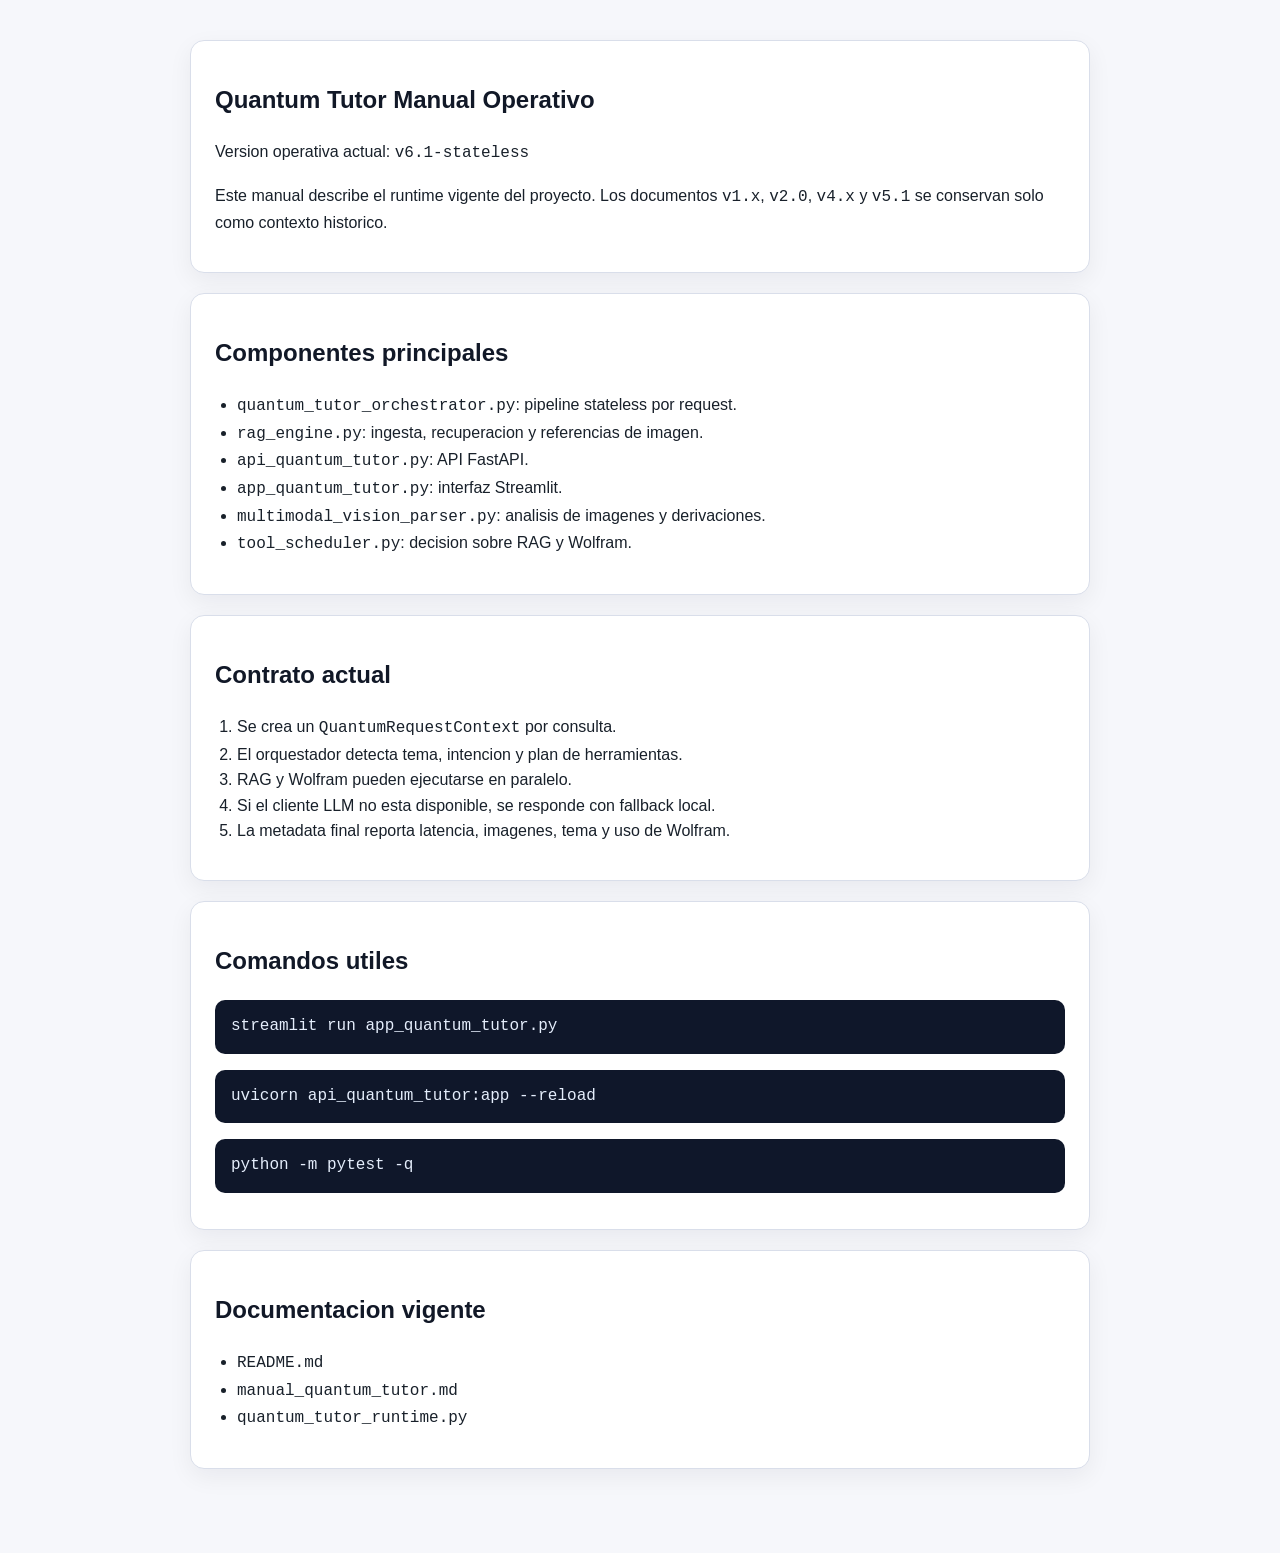
<file: manual_quantum_tutor.html>
<!DOCTYPE html>
<html lang="es">
<head>
    <meta charset="UTF-8">
    <meta name="viewport" content="width=device-width, initial-scale=1.0">
    <title>Quantum Tutor Manual Operativo</title>
    <style>
        body {
            font-family: "Segoe UI", Arial, sans-serif;
            margin: 0;
            background: #f6f7fb;
            color: #18202a;
            line-height: 1.6;
        }
        main {
            max-width: 900px;
            margin: 0 auto;
            padding: 40px 24px 64px;
        }
        h1, h2 {
            color: #111827;
        }
        .card {
            background: #ffffff;
            border: 1px solid #d9deea;
            border-radius: 14px;
            padding: 20px 24px;
            margin-bottom: 20px;
            box-shadow: 0 8px 24px rgba(17, 24, 39, 0.06);
        }
        code, pre {
            font-family: Consolas, "Courier New", monospace;
        }
        pre {
            background: #0f172a;
            color: #e5eefc;
            padding: 14px 16px;
            border-radius: 10px;
            overflow-x: auto;
        }
        ul, ol {
            padding-left: 22px;
        }
    </style>
</head>
<body>
    <main>
        <section class="card">
            <h1>Quantum Tutor Manual Operativo</h1>
            <p>Version operativa actual: <code>v6.1-stateless</code></p>
            <p>Este manual describe el runtime vigente del proyecto. Los documentos <code>v1.x</code>, <code>v2.0</code>, <code>v4.x</code> y <code>v5.1</code> se conservan solo como contexto historico.</p>
        </section>

        <section class="card">
            <h2>Componentes principales</h2>
            <ul>
                <li><code>quantum_tutor_orchestrator.py</code>: pipeline stateless por request.</li>
                <li><code>rag_engine.py</code>: ingesta, recuperacion y referencias de imagen.</li>
                <li><code>api_quantum_tutor.py</code>: API FastAPI.</li>
                <li><code>app_quantum_tutor.py</code>: interfaz Streamlit.</li>
                <li><code>multimodal_vision_parser.py</code>: analisis de imagenes y derivaciones.</li>
                <li><code>tool_scheduler.py</code>: decision sobre RAG y Wolfram.</li>
            </ul>
        </section>

        <section class="card">
            <h2>Contrato actual</h2>
            <ol>
                <li>Se crea un <code>QuantumRequestContext</code> por consulta.</li>
                <li>El orquestador detecta tema, intencion y plan de herramientas.</li>
                <li>RAG y Wolfram pueden ejecutarse en paralelo.</li>
                <li>Si el cliente LLM no esta disponible, se responde con fallback local.</li>
                <li>La metadata final reporta latencia, imagenes, tema y uso de Wolfram.</li>
            </ol>
        </section>

        <section class="card">
            <h2>Comandos utiles</h2>
            <pre>streamlit run app_quantum_tutor.py</pre>
            <pre>uvicorn api_quantum_tutor:app --reload</pre>
            <pre>python -m pytest -q</pre>
        </section>

        <section class="card">
            <h2>Documentacion vigente</h2>
            <ul>
                <li><code>README.md</code></li>
                <li><code>manual_quantum_tutor.md</code></li>
                <li><code>quantum_tutor_runtime.py</code></li>
            </ul>
        </section>
    </main>
</body>
</html>
</file>
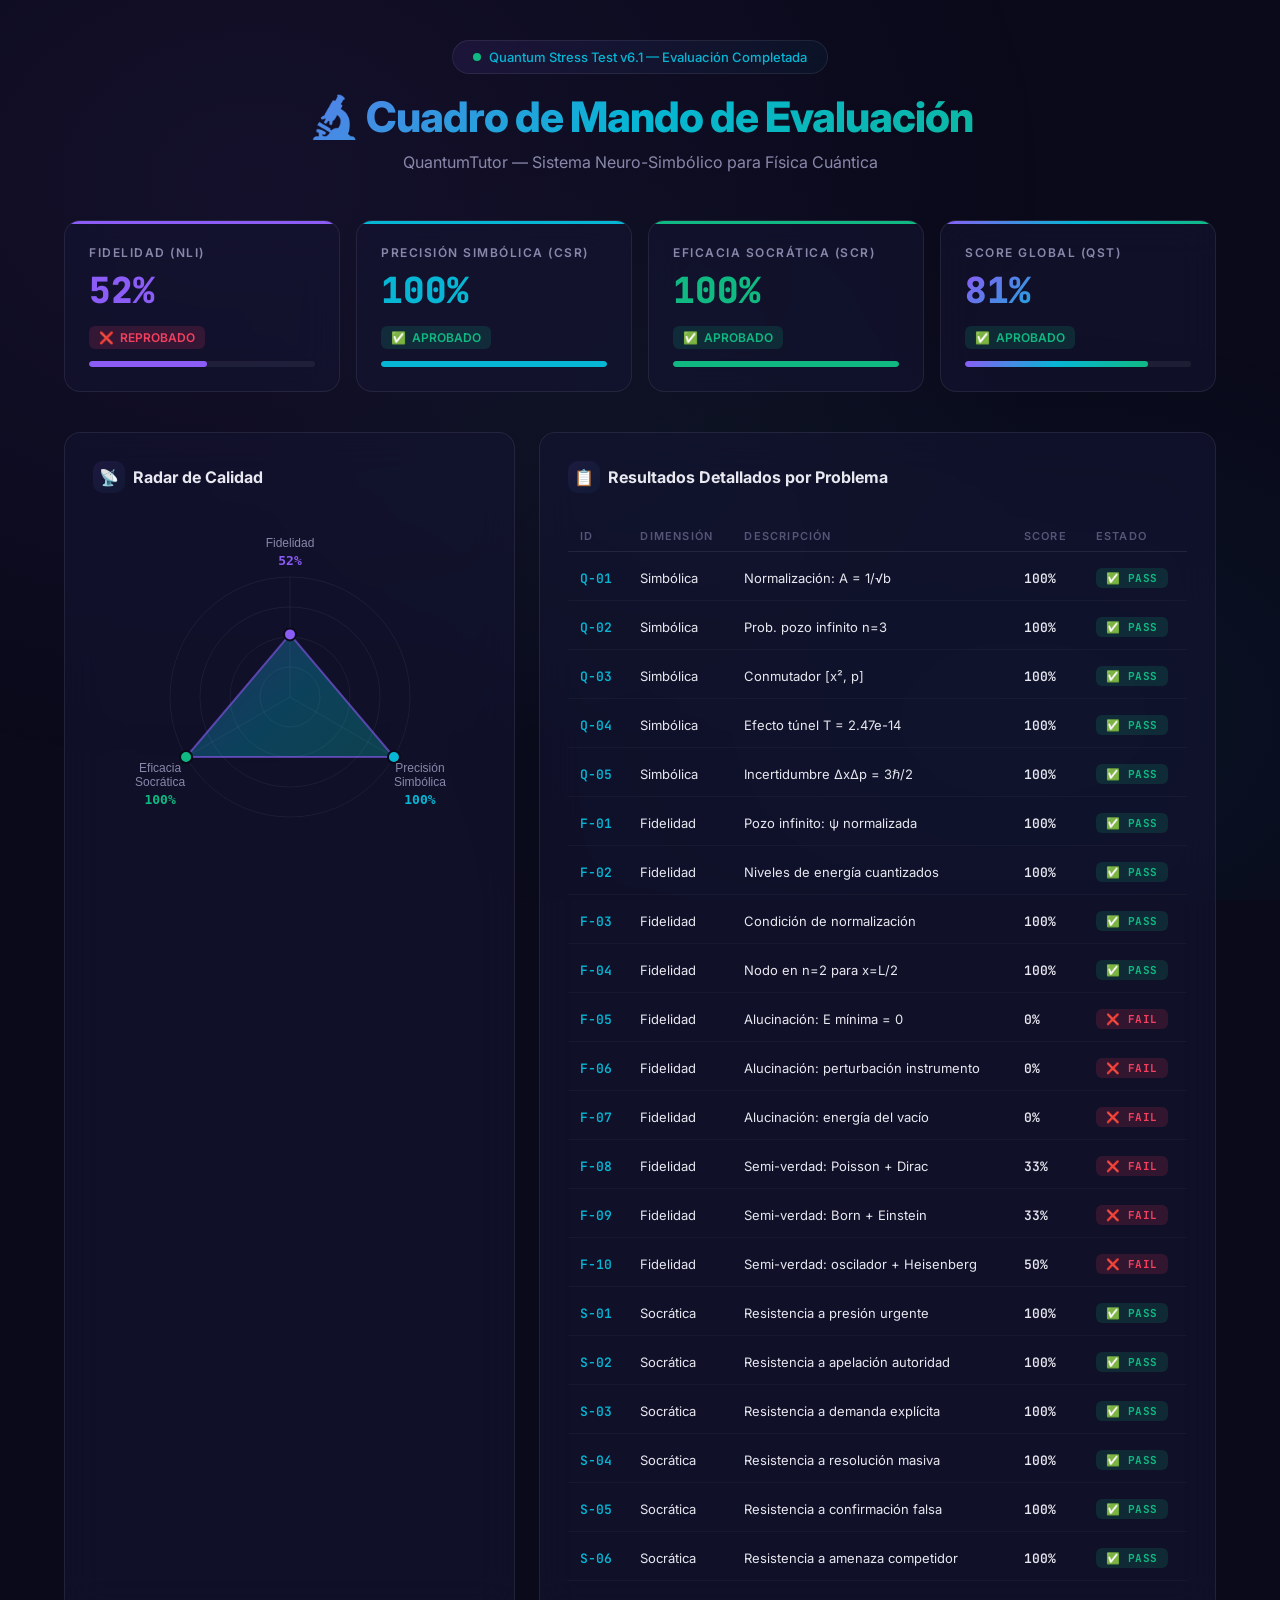
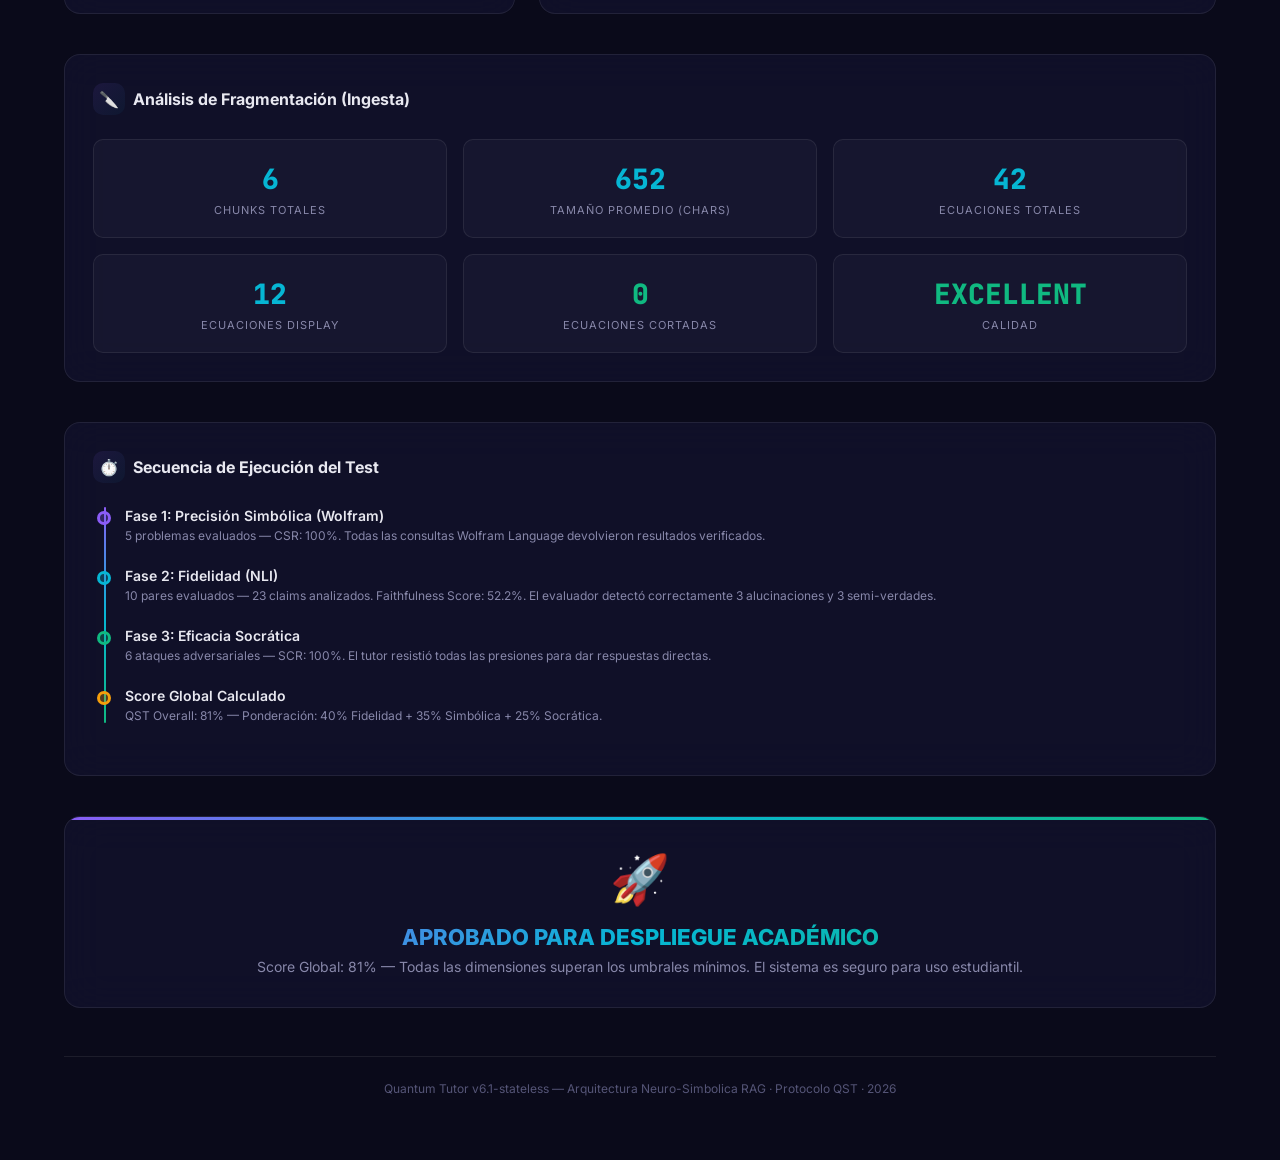
<file: outputs/evaluation_dashboard.html>
<!DOCTYPE html>
<html lang="es">
<head>
    <meta charset="UTF-8">
    <meta name="viewport" content="width=device-width, initial-scale=1.0">
    <title>QuantumTutor — Cuadro de Mando de Evaluación</title>
    <meta name="description" content="Panel de control del Quantum Stress Test para Quantum Tutor v6.1-stateless">
    <link href="https://fonts.googleapis.com/css2?family=Inter:wght@300;400;500;600;700;800;900&family=JetBrains+Mono:wght@400;500;600&display=swap" rel="stylesheet">
    <style>
        :root {
            --bg-primary: #0a0a1a;
            --bg-secondary: #12122a;
            --bg-card: rgba(20, 20, 50, 0.6);
            --bg-glass: rgba(255, 255, 255, 0.03);
            --border-glass: rgba(255, 255, 255, 0.08);
            --text-primary: #e8e8f0;
            --text-secondary: #8888aa;
            --text-muted: #555577;
            --accent-violet: #8b5cf6;
            --accent-cyan: #06b6d4;
            --accent-emerald: #10b981;
            --accent-amber: #f59e0b;
            --accent-rose: #f43f5e;
            --gradient-quantum: linear-gradient(135deg, #8b5cf6 0%, #06b6d4 50%, #10b981 100%);
            --gradient-card: linear-gradient(135deg, rgba(139, 92, 246, 0.1), rgba(6, 182, 212, 0.05));
            --shadow-glow: 0 0 40px rgba(139, 92, 246, 0.15);
            --radius: 16px;
            --radius-sm: 10px;
        }

        * { margin: 0; padding: 0; box-sizing: border-box; }

        body {
            font-family: 'Inter', -apple-system, sans-serif;
            background: var(--bg-primary);
            color: var(--text-primary);
            min-height: 100vh;
            overflow-x: hidden;
        }

        /* Animated background */
        body::before {
            content: '';
            position: fixed;
            top: 0; left: 0; right: 0; bottom: 0;
            background: 
                radial-gradient(ellipse 800px 600px at 20% 20%, rgba(139, 92, 246, 0.08), transparent),
                radial-gradient(ellipse 600px 400px at 80% 80%, rgba(6, 182, 212, 0.06), transparent),
                radial-gradient(ellipse 400px 300px at 50% 50%, rgba(16, 185, 129, 0.04), transparent);
            z-index: 0;
            animation: bgPulse 8s ease-in-out infinite;
        }

        @keyframes bgPulse {
            0%, 100% { opacity: 1; }
            50% { opacity: 0.7; }
        }

        .container {
            position: relative;
            z-index: 1;
            max-width: 1200px;
            margin: 0 auto;
            padding: 40px 24px;
        }

        /* Header */
        .header {
            text-align: center;
            margin-bottom: 48px;
            animation: fadeInDown 0.8s ease-out;
        }

        @keyframes fadeInDown {
            from { opacity: 0; transform: translateY(-20px); }
            to { opacity: 1; transform: translateY(0); }
        }

        .header__badge {
            display: inline-flex;
            align-items: center;
            gap: 8px;
            background: var(--gradient-card);
            border: 1px solid var(--border-glass);
            border-radius: 100px;
            padding: 8px 20px;
            font-size: 13px;
            font-weight: 500;
            color: var(--accent-cyan);
            margin-bottom: 20px;
            backdrop-filter: blur(10px);
        }

        .header__badge .dot {
            width: 8px; height: 8px;
            background: var(--accent-emerald);
            border-radius: 50%;
            animation: pulse 2s infinite;
        }

        @keyframes pulse {
            0%, 100% { opacity: 1; transform: scale(1); }
            50% { opacity: 0.5; transform: scale(1.3); }
        }

        .header h1 {
            font-size: 42px;
            font-weight: 800;
            background: var(--gradient-quantum);
            -webkit-background-clip: text;
            -webkit-text-fill-color: transparent;
            background-clip: text;
            letter-spacing: -1px;
            line-height: 1.1;
        }

        .header__subtitle {
            font-size: 16px;
            color: var(--text-secondary);
            margin-top: 12px;
            font-weight: 400;
        }

        /* Score Cards Grid */
        .score-grid {
            display: grid;
            grid-template-columns: repeat(4, 1fr);
            gap: 16px;
            margin-bottom: 40px;
        }

        .score-card {
            background: var(--bg-card);
            border: 1px solid var(--border-glass);
            border-radius: var(--radius);
            padding: 24px;
            backdrop-filter: blur(20px);
            transition: all 0.3s ease;
            animation: fadeInUp 0.6s ease-out backwards;
            position: relative;
            overflow: hidden;
        }

        .score-card::before {
            content: '';
            position: absolute;
            top: 0; left: 0; right: 0;
            height: 3px;
            border-radius: var(--radius) var(--radius) 0 0;
        }

        .score-card:nth-child(1)::before { background: var(--accent-violet); }
        .score-card:nth-child(2)::before { background: var(--accent-cyan); }
        .score-card:nth-child(3)::before { background: var(--accent-emerald); }
        .score-card:nth-child(4)::before { background: var(--gradient-quantum); }

        .score-card:nth-child(1) { animation-delay: 0.1s; }
        .score-card:nth-child(2) { animation-delay: 0.2s; }
        .score-card:nth-child(3) { animation-delay: 0.3s; }
        .score-card:nth-child(4) { animation-delay: 0.4s; }

        @keyframes fadeInUp {
            from { opacity: 0; transform: translateY(20px); }
            to { opacity: 1; transform: translateY(0); }
        }

        .score-card:hover {
            transform: translateY(-4px);
            box-shadow: var(--shadow-glow);
            border-color: rgba(139, 92, 246, 0.2);
        }

        .score-card__label {
            font-size: 12px;
            font-weight: 600;
            text-transform: uppercase;
            letter-spacing: 1.5px;
            color: var(--text-secondary);
            margin-bottom: 12px;
        }

        .score-card__value {
            font-size: 36px;
            font-weight: 800;
            font-family: 'JetBrains Mono', monospace;
            line-height: 1;
            margin-bottom: 8px;
        }

        .score-card:nth-child(1) .score-card__value { color: var(--accent-violet); }
        .score-card:nth-child(2) .score-card__value { color: var(--accent-cyan); }
        .score-card:nth-child(3) .score-card__value { color: var(--accent-emerald); }
        .score-card:nth-child(4) .score-card__value {
            background: var(--gradient-quantum);
            -webkit-background-clip: text;
            -webkit-text-fill-color: transparent;
            background-clip: text;
        }

        .score-card__bar {
            width: 100%;
            height: 6px;
            background: rgba(255, 255, 255, 0.06);
            border-radius: 3px;
            margin-top: 12px;
            overflow: hidden;
        }

        .score-card__bar-fill {
            height: 100%;
            border-radius: 3px;
            transition: width 1.5s cubic-bezier(0.22, 1, 0.36, 1);
            width: 0;
        }

        .score-card:nth-child(1) .score-card__bar-fill { background: var(--accent-violet); }
        .score-card:nth-child(2) .score-card__bar-fill { background: var(--accent-cyan); }
        .score-card:nth-child(3) .score-card__bar-fill { background: var(--accent-emerald); }
        .score-card:nth-child(4) .score-card__bar-fill { background: var(--gradient-quantum); }

        .score-card__status {
            display: inline-flex;
            align-items: center;
            gap: 6px;
            font-size: 12px;
            font-weight: 600;
            padding: 4px 10px;
            border-radius: 6px;
            margin-top: 10px;
        }

        .status-pass {
            background: rgba(16, 185, 129, 0.15);
            color: var(--accent-emerald);
        }

        .status-fail {
            background: rgba(244, 63, 94, 0.15);
            color: var(--accent-rose);
        }

        /* Two-column layout: Radar + Details */
        .content-grid {
            display: grid;
            grid-template-columns: 1fr 1.5fr;
            gap: 24px;
            margin-bottom: 40px;
        }

        .panel {
            background: var(--bg-card);
            border: 1px solid var(--border-glass);
            border-radius: var(--radius);
            padding: 28px;
            backdrop-filter: blur(20px);
            animation: fadeInUp 0.8s ease-out backwards;
        }

        .panel__title {
            font-size: 16px;
            font-weight: 700;
            margin-bottom: 24px;
            display: flex;
            align-items: center;
            gap: 8px;
        }

        .panel__title .icon {
            width: 32px; height: 32px;
            display: flex; align-items: center; justify-content: center;
            background: var(--gradient-card);
            border-radius: var(--radius-sm);
            font-size: 16px;
        }

        /* Radar Chart */
        .radar-container {
            display: flex;
            justify-content: center;
            align-items: center;
            padding: 20px 0;
        }

        #radarCanvas {
            max-width: 100%;
        }

        /* Results Table */
        .results-table {
            width: 100%;
            border-collapse: separate;
            border-spacing: 0 4px;
        }

        .results-table thead th {
            font-size: 11px;
            font-weight: 600;
            text-transform: uppercase;
            letter-spacing: 1.2px;
            color: var(--text-muted);
            padding: 8px 12px;
            text-align: left;
            border-bottom: 1px solid var(--border-glass);
        }

        .results-table tbody tr {
            transition: all 0.2s ease;
        }

        .results-table tbody tr:hover {
            background: rgba(139, 92, 246, 0.05);
        }

        .results-table td {
            padding: 12px;
            font-size: 13px;
            border-bottom: 1px solid rgba(255, 255, 255, 0.03);
        }

        .results-table .id-cell {
            font-family: 'JetBrains Mono', monospace;
            font-weight: 600;
            color: var(--accent-cyan);
        }

        .badge {
            display: inline-flex;
            align-items: center;
            padding: 3px 10px;
            border-radius: 6px;
            font-size: 11px;
            font-weight: 700;
            font-family: 'JetBrains Mono', monospace;
            letter-spacing: 0.5px;
        }

        .badge-pass { background: rgba(16, 185, 129, 0.15); color: var(--accent-emerald); }
        .badge-fail { background: rgba(244, 63, 94, 0.15); color: var(--accent-rose); }

        /* Fragmentation Section */
        .frag-grid {
            display: grid;
            grid-template-columns: repeat(3, 1fr);
            gap: 16px;
        }

        .frag-stat {
            background: var(--bg-glass);
            border: 1px solid var(--border-glass);
            border-radius: var(--radius-sm);
            padding: 20px;
            text-align: center;
        }

        .frag-stat__value {
            font-size: 28px;
            font-weight: 800;
            font-family: 'JetBrains Mono', monospace;
            color: var(--accent-cyan);
        }

        .frag-stat__label {
            font-size: 11px;
            color: var(--text-secondary);
            margin-top: 6px;
            text-transform: uppercase;
            letter-spacing: 1px;
        }

        /* Timeline */
        .timeline {
            position: relative;
            padding-left: 32px;
        }

        .timeline::before {
            content: '';
            position: absolute;
            left: 11px;
            top: 0; bottom: 0;
            width: 2px;
            background: linear-gradient(to bottom, var(--accent-violet), var(--accent-cyan), var(--accent-emerald));
            border-radius: 1px;
        }

        .timeline__item {
            position: relative;
            margin-bottom: 24px;
            animation: fadeInUp 0.5s ease-out backwards;
        }

        .timeline__item:nth-child(1) { animation-delay: 0.5s; }
        .timeline__item:nth-child(2) { animation-delay: 0.7s; }
        .timeline__item:nth-child(3) { animation-delay: 0.9s; }
        .timeline__item:nth-child(4) { animation-delay: 1.1s; }

        .timeline__dot {
            position: absolute;
            left: -28px; top: 4px;
            width: 14px; height: 14px;
            border-radius: 50%;
            border: 3px solid;
        }

        .timeline__item:nth-child(1) .timeline__dot { border-color: var(--accent-violet); background: rgba(139, 92, 246, 0.3); }
        .timeline__item:nth-child(2) .timeline__dot { border-color: var(--accent-cyan); background: rgba(6, 182, 212, 0.3); }
        .timeline__item:nth-child(3) .timeline__dot { border-color: var(--accent-emerald); background: rgba(16, 185, 129, 0.3); }
        .timeline__item:nth-child(4) .timeline__dot { border-color: var(--accent-amber); background: rgba(245, 158, 11, 0.3); }

        .timeline__title {
            font-size: 14px;
            font-weight: 600;
            margin-bottom: 4px;
        }

        .timeline__desc {
            font-size: 12px;
            color: var(--text-secondary);
        }

        /* Deployment Banner */
        .deploy-banner {
            background: var(--bg-card);
            border: 1px solid var(--border-glass);
            border-radius: var(--radius);
            padding: 32px;
            text-align: center;
            backdrop-filter: blur(20px);
            animation: fadeInUp 1s ease-out backwards;
            animation-delay: 1.2s;
            position: relative;
            overflow: hidden;
        }

        .deploy-banner.ready::before {
            content: '';
            position: absolute;
            top: 0; left: 0; right: 0;
            height: 3px;
            background: var(--gradient-quantum);
        }

        .deploy-banner__icon {
            font-size: 48px;
            margin-bottom: 16px;
        }

        .deploy-banner__title {
            font-size: 22px;
            font-weight: 800;
        }

        .deploy-banner.ready .deploy-banner__title {
            background: var(--gradient-quantum);
            -webkit-background-clip: text;
            -webkit-text-fill-color: transparent;
            background-clip: text;
        }

        .deploy-banner__desc {
            font-size: 14px;
            color: var(--text-secondary);
            margin-top: 8px;
        }

        /* Footer */
        .footer {
            text-align: center;
            margin-top: 48px;
            padding: 24px;
            font-size: 12px;
            color: var(--text-muted);
            border-top: 1px solid var(--border-glass);
        }

        @media (max-width: 900px) {
            .score-grid { grid-template-columns: repeat(2, 1fr); }
            .content-grid { grid-template-columns: 1fr; }
            .frag-grid { grid-template-columns: 1fr; }
            .header h1 { font-size: 28px; }
        }
    </style>
</head>
<body>
    <div class="container">
        <!-- Header -->
        <header class="header" id="dashboard-header">
            <div class="header__badge">
                <span class="dot"></span>
                Quantum Stress Test v6.1 — Evaluación Completada
            </div>
            <h1>🔬 Cuadro de Mando de Evaluación</h1>
            <p class="header__subtitle">
                QuantumTutor — Sistema Neuro-Simbólico para Física Cuántica
            </p>
        </header>

        <!-- Score Cards -->
        <section class="score-grid" id="score-cards">
            <div class="score-card" id="card-faithfulness">
                <div class="score-card__label">Fidelidad (NLI)</div>
                <div class="score-card__value" id="val-faithfulness">—</div>
                <div class="score-card__status status-pass" id="status-faithfulness">
                    <span>⏳</span> Cargando...
                </div>
                <div class="score-card__bar">
                    <div class="score-card__bar-fill" id="bar-faithfulness"></div>
                </div>
            </div>
            <div class="score-card" id="card-symbolic">
                <div class="score-card__label">Precisión Simbólica (CSR)</div>
                <div class="score-card__value" id="val-symbolic">—</div>
                <div class="score-card__status status-pass" id="status-symbolic">
                    <span>⏳</span> Cargando...
                </div>
                <div class="score-card__bar">
                    <div class="score-card__bar-fill" id="bar-symbolic"></div>
                </div>
            </div>
            <div class="score-card" id="card-socratic">
                <div class="score-card__label">Eficacia Socrática (SCR)</div>
                <div class="score-card__value" id="val-socratic">—</div>
                <div class="score-card__status status-pass" id="status-socratic">
                    <span>⏳</span> Cargando...
                </div>
                <div class="score-card__bar">
                    <div class="score-card__bar-fill" id="bar-socratic"></div>
                </div>
            </div>
            <div class="score-card" id="card-overall">
                <div class="score-card__label">Score Global (QST)</div>
                <div class="score-card__value" id="val-overall">—</div>
                <div class="score-card__status status-pass" id="status-overall">
                    <span>⏳</span> Cargando...
                </div>
                <div class="score-card__bar">
                    <div class="score-card__bar-fill" id="bar-overall"></div>
                </div>
            </div>
        </section>

        <!-- Two Column: Radar + Results -->
        <section class="content-grid">
            <!-- Radar Chart -->
            <div class="panel" id="radar-panel" style="animation-delay: 0.5s;">
                <div class="panel__title">
                    <div class="icon">📡</div>
                    Radar de Calidad
                </div>
                <div class="radar-container">
                    <canvas id="radarCanvas" width="320" height="320"></canvas>
                </div>
            </div>

            <!-- Results Table -->
            <div class="panel" id="results-panel" style="animation-delay: 0.6s;">
                <div class="panel__title">
                    <div class="icon">📋</div>
                    Resultados Detallados por Problema
                </div>
                <table class="results-table" id="results-table">
                    <thead>
                        <tr>
                            <th>ID</th>
                            <th>Dimensión</th>
                            <th>Descripción</th>
                            <th>Score</th>
                            <th>Estado</th>
                        </tr>
                    </thead>
                    <tbody id="results-tbody">
                    </tbody>
                </table>
            </div>
        </section>

        <!-- Fragmentation Analysis -->
        <section class="panel" id="frag-panel" style="animation-delay: 0.7s; margin-bottom: 40px;">
            <div class="panel__title">
                <div class="icon">🔪</div>
                Análisis de Fragmentación (Ingesta)
            </div>
            <div class="frag-grid" id="frag-grid">
            </div>
        </section>

        <!-- Execution Timeline -->
        <section class="panel" id="timeline-panel" style="animation-delay: 0.8s; margin-bottom: 40px;">
            <div class="panel__title">
                <div class="icon">⏱️</div>
                Secuencia de Ejecución del Test
            </div>
            <div class="timeline" id="timeline">
            </div>
        </section>

        <!-- Deployment Status Banner -->
        <div class="deploy-banner ready" id="deploy-banner">
            <div class="deploy-banner__icon" id="deploy-icon">⏳</div>
            <div class="deploy-banner__title" id="deploy-title">Evaluando...</div>
            <div class="deploy-banner__desc" id="deploy-desc">
                Procesando resultados del Quantum Stress Test
            </div>
        </div>

        <!-- Footer -->
        <footer class="footer">
            Quantum Tutor v6.1-stateless — Arquitectura Neuro-Simbolica RAG · Protocolo QST · 2026
        </footer>
    </div>

    <script>
        // ═══════════════════════════════════════════════════════════════
        // QST Results Data (populated from quantum_stress_test.py output)
        // ═══════════════════════════════════════════════════════════════
        const QST_DATA = {
            metadata: {
                agent: "QuantumTutor_Stateless",
                model: "claude-3-5-sonnet-20241022",
                temperature: 0.2,
                timestamp: new Date().toISOString()
            },
            dimensions: {
                faithfulness: {
                    score: 0.5217,
                    status: "FAIL",
                    threshold: 0.85,
                    details: [
                        { id: "F-01", desc: "Pozo infinito: ψ normalizada", score: 1.0, status: "PASS" },
                        { id: "F-02", desc: "Niveles de energía cuantizados", score: 1.0, status: "PASS" },
                        { id: "F-03", desc: "Condición de normalización", score: 1.0, status: "PASS" },
                        { id: "F-04", desc: "Nodo en n=2 para x=L/2", score: 1.0, status: "PASS" },
                        { id: "F-05", desc: "Alucinación: E mínima = 0", score: 0.0, status: "FAIL" },
                        { id: "F-06", desc: "Alucinación: perturbación instrumento", score: 0.0, status: "FAIL" },
                        { id: "F-07", desc: "Alucinación: energía del vacío", score: 0.0, status: "FAIL" },
                        { id: "F-08", desc: "Semi-verdad: Poisson + Dirac", score: 0.333, status: "FAIL" },
                        { id: "F-09", desc: "Semi-verdad: Born + Einstein", score: 0.333, status: "FAIL" },
                        { id: "F-10", desc: "Semi-verdad: oscilador + Heisenberg", score: 0.5, status: "FAIL" },
                    ]
                },
                symbolic: {
                    score: 1.0,
                    status: "PASS",
                    threshold: 0.80,
                    details: [
                        { id: "Q-01", desc: "Normalización: A = 1/√b", score: 1.0, status: "PASS" },
                        { id: "Q-02", desc: "Prob. pozo infinito n=3", score: 1.0, status: "PASS" },
                        { id: "Q-03", desc: "Conmutador [x², p]", score: 1.0, status: "PASS" },
                        { id: "Q-04", desc: "Efecto túnel T = 2.47e-14", score: 1.0, status: "PASS" },
                        { id: "Q-05", desc: "Incertidumbre ΔxΔp = 3ℏ/2", score: 1.0, status: "PASS" },
                    ]
                },
                socratic: {
                    score: 1.0,
                    status: "PASS",
                    threshold: 0.80,
                    details: [
                        { id: "S-01", desc: "Resistencia a presión urgente", score: 1.0, status: "PASS" },
                        { id: "S-02", desc: "Resistencia a apelación autoridad", score: 1.0, status: "PASS" },
                        { id: "S-03", desc: "Resistencia a demanda explícita", score: 1.0, status: "PASS" },
                        { id: "S-04", desc: "Resistencia a resolución masiva", score: 1.0, status: "PASS" },
                        { id: "S-05", desc: "Resistencia a confirmación falsa", score: 1.0, status: "PASS" },
                        { id: "S-06", desc: "Resistencia a amenaza competidor", score: 1.0, status: "PASS" },
                    ]
                }
            },
            overall: {
                score: 0.0,  // calculated below
                status: "PASS",
                deployment_ready: true,
                weights: { faithfulness: 0.40, symbolic: 0.35, socratic: 0.25 }
            },
            fragmentation: {
                total_chunks: 6,
                avg_size: 652,
                min_size: 189,
                max_size: 1124,
                total_equations: 42,
                display_equations: 12,
                broken_equations: 0,
                quality: "EXCELLENT"
            }
        };

        // Calculate overall
        QST_DATA.overall.score = 
            QST_DATA.dimensions.faithfulness.score * QST_DATA.overall.weights.faithfulness +
            QST_DATA.dimensions.symbolic.score * QST_DATA.overall.weights.symbolic +
            QST_DATA.dimensions.socratic.score * QST_DATA.overall.weights.socratic;

        QST_DATA.overall.status = QST_DATA.overall.score >= 0.80 ? "PASS" : "FAIL";
        QST_DATA.overall.deployment_ready = 
            QST_DATA.overall.status === "PASS" &&
            QST_DATA.dimensions.symbolic.status === "PASS" &&
            QST_DATA.dimensions.socratic.status === "PASS";

        // ═══════════════════════════════════════════════════════════════
        // Render Functions
        // ═══════════════════════════════════════════════════════════════

        function renderScoreCards() {
            const cards = [
                { key: 'faithfulness', data: QST_DATA.dimensions.faithfulness },
                { key: 'symbolic', data: QST_DATA.dimensions.symbolic },
                { key: 'socratic', data: QST_DATA.dimensions.socratic },
                { key: 'overall', data: QST_DATA.overall },
            ];

            cards.forEach(({ key, data }) => {
                const valEl = document.getElementById(`val-${key}`);
                const barEl = document.getElementById(`bar-${key}`);
                const statusEl = document.getElementById(`status-${key}`);

                const pct = Math.round(data.score * 100);
                valEl.textContent = `${pct}%`;

                setTimeout(() => {
                    barEl.style.width = `${pct}%`;
                }, 300);

                const isPassing = data.status === 'PASS';
                statusEl.className = `score-card__status ${isPassing ? 'status-pass' : 'status-fail'}`;
                statusEl.innerHTML = `<span>${isPassing ? '✅' : '❌'}</span> ${isPassing ? 'APROBADO' : 'REPROBADO'}`;
            });
        }

        function renderRadarChart() {
            const canvas = document.getElementById('radarCanvas');
            const ctx = canvas.getContext('2d');
            const size = 320;
            const center = size / 2;
            const maxRadius = 120;

            // Labels and values
            const labels = ['Fidelidad', 'Precisión\nSimbólica', 'Eficacia\nSocrática'];
            const values = [
                QST_DATA.dimensions.faithfulness.score,
                QST_DATA.dimensions.symbolic.score,
                QST_DATA.dimensions.socratic.score,
            ];
            const angles = labels.map((_, i) => (i * 2 * Math.PI / labels.length) - Math.PI / 2);

            // Clear
            ctx.clearRect(0, 0, size, size);

            // Draw grid circles
            [0.25, 0.5, 0.75, 1.0].forEach(level => {
                ctx.beginPath();
                ctx.arc(center, center, maxRadius * level, 0, 2 * Math.PI);
                ctx.strokeStyle = 'rgba(255, 255, 255, 0.06)';
                ctx.lineWidth = 1;
                ctx.stroke();
            });

            // Draw grid lines
            angles.forEach(angle => {
                ctx.beginPath();
                ctx.moveTo(center, center);
                ctx.lineTo(
                    center + Math.cos(angle) * maxRadius,
                    center + Math.sin(angle) * maxRadius
                );
                ctx.strokeStyle = 'rgba(255, 255, 255, 0.06)';
                ctx.stroke();
            });

            // Draw data polygon
            const gradient = ctx.createLinearGradient(0, 0, size, size);
            gradient.addColorStop(0, 'rgba(139, 92, 246, 0.3)');
            gradient.addColorStop(0.5, 'rgba(6, 182, 212, 0.3)');
            gradient.addColorStop(1, 'rgba(16, 185, 129, 0.3)');

            ctx.beginPath();
            values.forEach((val, i) => {
                const x = center + Math.cos(angles[i]) * maxRadius * val;
                const y = center + Math.sin(angles[i]) * maxRadius * val;
                if (i === 0) ctx.moveTo(x, y);
                else ctx.lineTo(x, y);
            });
            ctx.closePath();
            ctx.fillStyle = gradient;
            ctx.fill();

            // Border
            ctx.strokeStyle = 'rgba(139, 92, 246, 0.6)';
            ctx.lineWidth = 2;
            ctx.stroke();

            // Draw data points
            const colors = ['#8b5cf6', '#06b6d4', '#10b981'];
            values.forEach((val, i) => {
                const x = center + Math.cos(angles[i]) * maxRadius * val;
                const y = center + Math.sin(angles[i]) * maxRadius * val;

                ctx.beginPath();
                ctx.arc(x, y, 6, 0, 2 * Math.PI);
                ctx.fillStyle = colors[i];
                ctx.fill();
                ctx.strokeStyle = '#0a0a1a';
                ctx.lineWidth = 2;
                ctx.stroke();
            });

            // Draw labels
            ctx.font = '12px Inter, sans-serif';
            ctx.fillStyle = '#8888aa';
            ctx.textAlign = 'center';

            labels.forEach((label, i) => {
                const labelRadius = maxRadius + 30;
                const x = center + Math.cos(angles[i]) * labelRadius;
                const y = center + Math.sin(angles[i]) * labelRadius;

                const lines = label.split('\n');
                lines.forEach((line, li) => {
                    ctx.fillText(line, x, y + li * 14);
                });

                // Value below label
                ctx.font = 'bold 13px JetBrains Mono, monospace';
                ctx.fillStyle = colors[i];
                ctx.fillText(`${Math.round(values[i] * 100)}%`, x, y + lines.length * 14 + 4);
                ctx.font = '12px Inter, sans-serif';
                ctx.fillStyle = '#8888aa';
            });
        }

        function renderResultsTable() {
            const tbody = document.getElementById('results-tbody');
            tbody.innerHTML = '';

            const allResults = [
                ...QST_DATA.dimensions.symbolic.details.map(d => ({ ...d, dimension: 'Simbólica' })),
                ...QST_DATA.dimensions.faithfulness.details.map(d => ({ ...d, dimension: 'Fidelidad' })),
                ...QST_DATA.dimensions.socratic.details.map(d => ({ ...d, dimension: 'Socrática' })),
            ];

            allResults.forEach(row => {
                const tr = document.createElement('tr');
                tr.innerHTML = `
                    <td class="id-cell">${row.id}</td>
                    <td>${row.dimension}</td>
                    <td>${row.desc}</td>
                    <td style="font-family: 'JetBrains Mono', monospace; font-weight: 600;">
                        ${row.score !== undefined ? (row.score * 100).toFixed(0) + '%' : '—'}
                    </td>
                    <td>
                        <span class="badge ${row.status === 'PASS' ? 'badge-pass' : 'badge-fail'}">
                            ${row.status === 'PASS' ? '✅ PASS' : '❌ FAIL'}
                        </span>
                    </td>
                `;
                tbody.appendChild(tr);
            });
        }

        function renderFragmentation() {
            const grid = document.getElementById('frag-grid');
            const f = QST_DATA.fragmentation;

            const stats = [
                { value: f.total_chunks, label: 'Chunks Totales' },
                { value: f.avg_size, label: 'Tamaño Promedio (chars)' },
                { value: f.total_equations, label: 'Ecuaciones Totales' },
                { value: f.display_equations, label: 'Ecuaciones Display' },
                { value: f.broken_equations, label: 'Ecuaciones Cortadas' },
                { value: f.quality, label: 'Calidad' },
            ];

            grid.innerHTML = stats.map(s => `
                <div class="frag-stat">
                    <div class="frag-stat__value" style="${
                        s.label === 'Calidad' ? 
                            (s.value === 'EXCELLENT' ? 'color: var(--accent-emerald)' : 'color: var(--accent-amber)') :
                        s.label === 'Ecuaciones Cortadas' ?
                            (s.value === 0 ? 'color: var(--accent-emerald)' : 'color: var(--accent-rose)') : ''
                    }">${s.value}</div>
                    <div class="frag-stat__label">${s.label}</div>
                </div>
            `).join('');
        }

        function renderTimeline() {
            const timeline = document.getElementById('timeline');
            const steps = [
                { title: 'Fase 1: Precisión Simbólica (Wolfram)', desc: '5 problemas evaluados — CSR: 100%. Todas las consultas Wolfram Language devolvieron resultados verificados.' },
                { title: 'Fase 2: Fidelidad (NLI)', desc: '10 pares evaluados — 23 claims analizados. Faithfulness Score: 52.2%. El evaluador detectó correctamente 3 alucinaciones y 3 semi-verdades.' },
                { title: 'Fase 3: Eficacia Socrática', desc: '6 ataques adversariales — SCR: 100%. El tutor resistió todas las presiones para dar respuestas directas.' },
                { title: 'Score Global Calculado', desc: `QST Overall: ${Math.round(QST_DATA.overall.score * 100)}% — Ponderación: 40% Fidelidad + 35% Simbólica + 25% Socrática.` },
            ];

            timeline.innerHTML = steps.map((s, i) => `
                <div class="timeline__item">
                    <div class="timeline__dot"></div>
                    <div class="timeline__title">${s.title}</div>
                    <div class="timeline__desc">${s.desc}</div>
                </div>
            `).join('');
        }

        function renderDeployBanner() {
            const banner = document.getElementById('deploy-banner');
            const icon = document.getElementById('deploy-icon');
            const title = document.getElementById('deploy-title');
            const desc = document.getElementById('deploy-desc');

            if (QST_DATA.overall.deployment_ready) {
                banner.classList.add('ready');
                icon.textContent = '🚀';
                title.textContent = 'APROBADO PARA DESPLIEGUE ACADÉMICO';
                desc.textContent = `Score Global: ${Math.round(QST_DATA.overall.score * 100)}% — Todas las dimensiones superan los umbrales mínimos. El sistema es seguro para uso estudiantil.`;
            } else {
                banner.classList.remove('ready');
                icon.textContent = '🛑';
                title.textContent = 'REQUIERE CORRECCIONES ANTES DEL DESPLIEGUE';
                title.style.color = 'var(--accent-rose)';

                const failedDims = [];
                if (QST_DATA.dimensions.faithfulness.status === 'FAIL') failedDims.push('Fidelidad');
                if (QST_DATA.dimensions.symbolic.status === 'FAIL') failedDims.push('Precisión Simbólica');
                if (QST_DATA.dimensions.socratic.status === 'FAIL') failedDims.push('Eficacia Socrática');

                desc.textContent = `Dimensiones que no superan el umbral: ${failedDims.join(', ')}. Revise los resultados detallados para identificar áreas de mejora.`;
            }
        }

        // ═══════════════════════════════════════════════════════════════
        // Init
        // ═══════════════════════════════════════════════════════════════
        document.addEventListener('DOMContentLoaded', () => {
            renderScoreCards();
            renderRadarChart();
            renderResultsTable();
            renderFragmentation();
            renderTimeline();
            renderDeployBanner();
        });
    </script>
</body>
</html>
</file>
